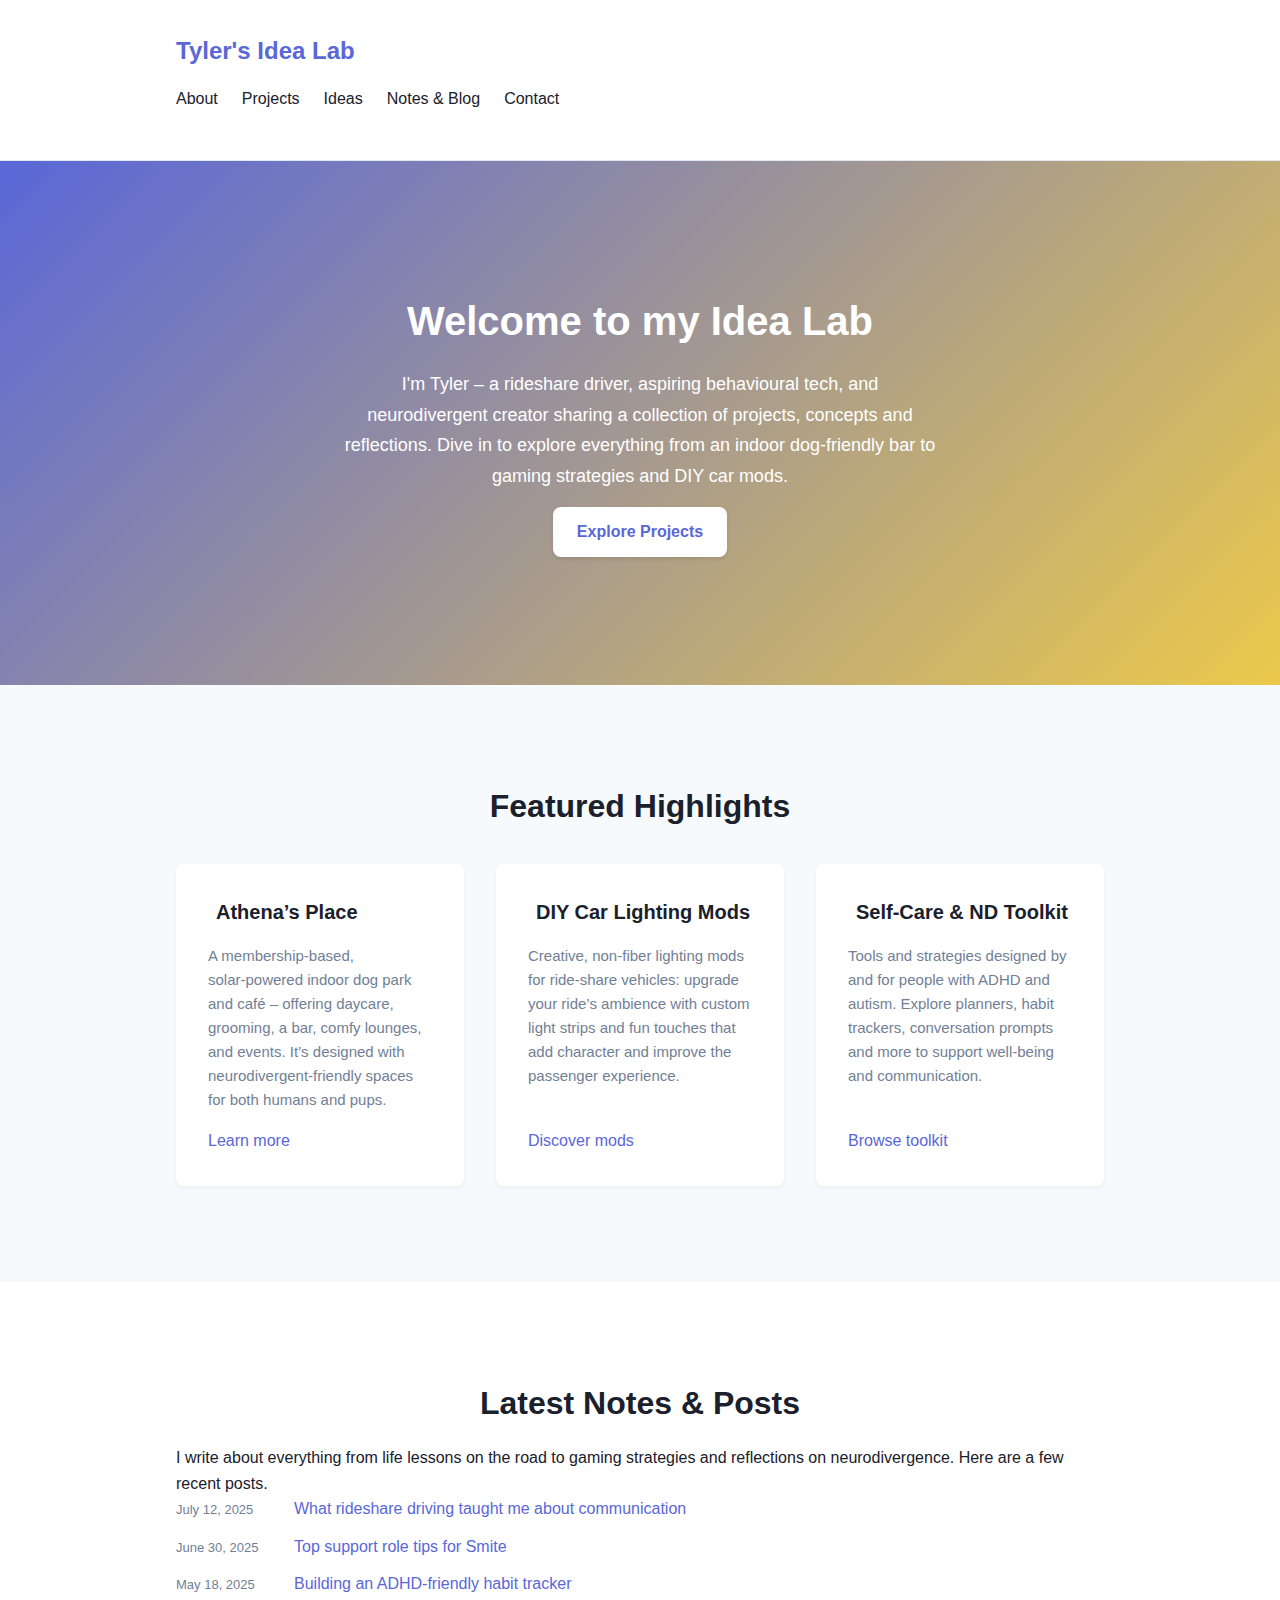
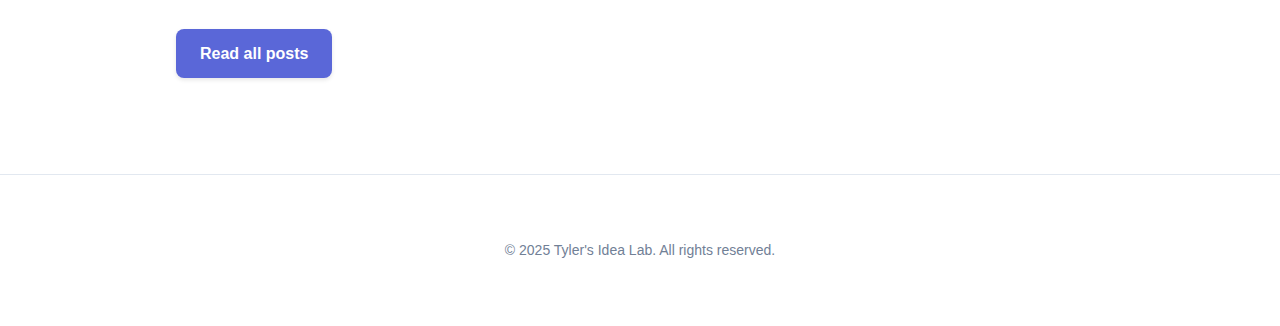
<file: website/index.html>
<!DOCTYPE html>
<html lang="en">
<head>
  <meta charset="UTF-8" />
  <meta name="viewport" content="width=device-width, initial-scale=1.0" />
  <title>Tyler's Creative Portfolio</title>
  <link rel="stylesheet" href="assets/css/style.css" />
  <!-- Font Awesome for icons -->
  <link
    rel="stylesheet"
    href="https://cdnjs.cloudflare.com/ajax/libs/font-awesome/6.5.0/css/all.min.css"
    integrity="sha512-dO3p47cX0NwuxkqOcZP3DzfwlTx5Hv4c6fQZMtYzV2mV+fhsCHqCwk6xDGgHxF/SxD+P3rV+RZvA+P14gIIA=="
    crossorigin="anonymous"
    referrerpolicy="no-referrer"
  />
</head>
<body>
  <header class="site-header">
    <div class="container">
      <h1 class="site-title"><a href="index.html">Tyler's Idea Lab</a></h1>
      <nav class="site-nav">
        <ul>
          <li><a href="about.html">About</a></li>
          <li><a href="projects.html">Projects</a></li>
          <li><a href="ideas.html">Ideas</a></li>
          <li><a href="blog.html">Notes & Blog</a></li>
          <li><a href="contact.html">Contact</a></li>
        </ul>
      </nav>
    </div>
  </header>

  <main>
    <!-- Hero section -->
    <section class="hero">
      <div class="container">
        <h2 class="hero-title">Welcome to my Idea Lab</h2>
        <p class="hero-subtitle">
          I'm Tyler – a rideshare driver, aspiring behavioural tech, and neurodivergent
          creator sharing a collection of projects, concepts and reflections. Dive in
          to explore everything from an indoor dog-friendly bar to gaming strategies
          and DIY car mods.
        </p>
        <a href="projects.html" class="btn">Explore Projects</a>
      </div>
    </section>

    <!-- Featured section: highlight a few key pieces -->
    <section class="featured">
      <div class="container">
        <h2>Featured Highlights</h2>
        <div class="card-grid">
          <article class="card">
            <h3><i class="fa-solid fa-dog"></i> Athena’s Place</h3>
            <p>
              A membership-based, solar‑powered indoor dog park and café – offering
              daycare, grooming, a bar, comfy lounges, and events. It’s designed
              with neurodivergent-friendly spaces for both humans and pups.
            </p>
            <a href="projects.html#athenas-place" class="card-link">Learn more</a>
          </article>
          <article class="card">
            <h3><i class="fa-solid fa-car"></i> DIY Car Lighting Mods</h3>
            <p>
              Creative, non-fiber lighting mods for ride-share vehicles: upgrade your
              ride’s ambience with custom light strips and fun touches that add
              character and improve the passenger experience.
            </p>
            <a href="projects.html#car-mods" class="card-link">Discover mods</a>
          </article>
          <article class="card">
            <h3><i class="fa-solid fa-lightbulb"></i> Self‑Care & ND Toolkit</h3>
            <p>
              Tools and strategies designed by and for people with ADHD and autism.
              Explore planners, habit trackers, conversation prompts and more to
              support well‑being and communication.
            </p>
            <a href="ideas.html#toolkit" class="card-link">Browse toolkit</a>
          </article>
        </div>
      </div>
    </section>

    <!-- Latest blog posts snippet -->
    <section class="latest-posts">
      <div class="container">
      <h2>Latest Notes & Posts</h2>
        <p>
          I write about everything from life lessons on the road to gaming strategies
          and reflections on neurodivergence. Here are a few recent posts.
        </p>
        <ul class="post-list">
          <li>
            <span class="post-date">July 12, 2025</span>
            <a href="blog.html#rideshare-insights">What rideshare driving taught me about communication</a>
          </li>
          <li>
            <span class="post-date">June 30, 2025</span>
            <a href="blog.html#smite-support-guide">Top support role tips for Smite</a>
          </li>
          <li>
            <span class="post-date">May 18, 2025</span>
            <a href="blog.html#adhd-toolkit-guide">Building an ADHD-friendly habit tracker</a>
          </li>
        </ul>
        <a href="blog.html" class="btn btn-secondary">Read all posts</a>
      </div>
    </section>
  </main>

  <footer class="site-footer">
    <div class="container">
      <p>&copy; 2025 Tyler's Idea Lab. All rights reserved.</p>
    </div>
  </footer>
</body>
</html>
</file>
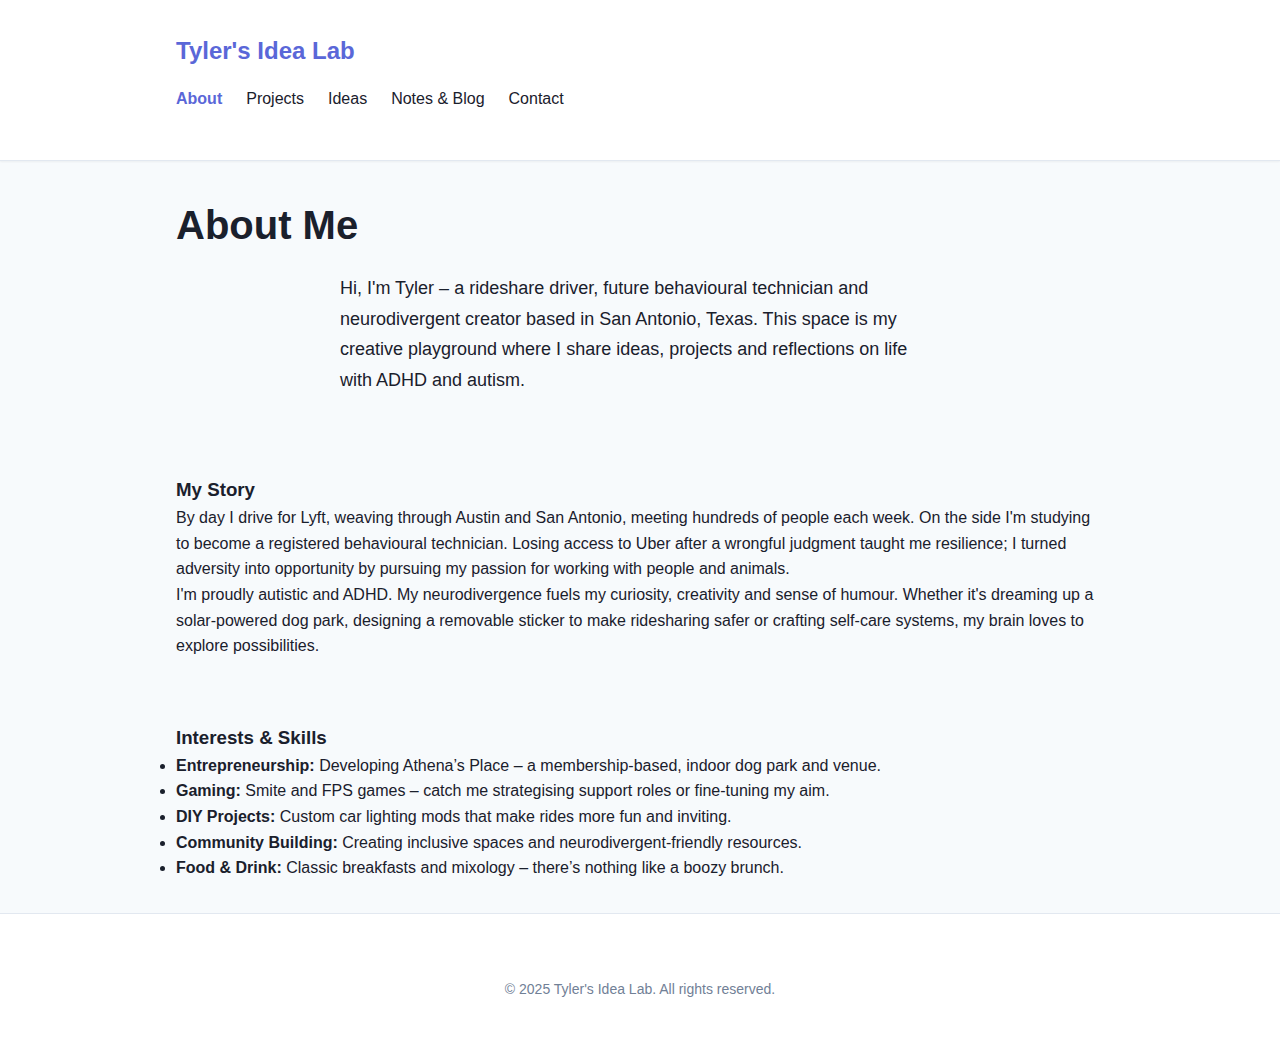
<file: website/about.html>
<!DOCTYPE html>
<html lang="en">
<head>
  <meta charset="UTF-8" />
  <meta name="viewport" content="width=device-width, initial-scale=1.0" />
  <title>About Tyler | Tyler's Idea Lab</title>
  <link rel="stylesheet" href="assets/css/style.css" />
  <link
    rel="stylesheet"
    href="https://cdnjs.cloudflare.com/ajax/libs/font-awesome/6.5.0/css/all.min.css"
    integrity="sha512-dO3p47cX0NwuxkqOcZP3DzfwlTx5Hv4c6fQZMtYzV2mV+fhsCHqCwk6xDGgHxF/SxD+P3rV+RZvA+P14gIIA=="
    crossorigin="anonymous"
    referrerpolicy="no-referrer"
  />
</head>
<body>
  <header class="site-header">
    <div class="container">
      <h1 class="site-title"><a href="index.html">Tyler's Idea Lab</a></h1>
      <nav class="site-nav">
        <ul>
          <li><a href="about.html" aria-current="page">About</a></li>
          <li><a href="projects.html">Projects</a></li>
          <li><a href="ideas.html">Ideas</a></li>
          <li><a href="blog.html">Notes & Blog</a></li>
          <li><a href="contact.html">Contact</a></li>
        </ul>
      </nav>
    </div>
  </header>

  <main>
    <section class="page-intro">
      <div class="container">
        <h2 class="hero-title">About Me</h2>
        <p class="hero-subtitle">
          Hi, I'm Tyler – a rideshare driver, future behavioural technician and
          neurodivergent creator based in San Antonio, Texas. This space is my
          creative playground where I share ideas, projects and reflections on
          life with ADHD and autism.
        </p>
      </div>
    </section>

    <section class="bio">
      <div class="container">
        <h3>My Story</h3>
        <p>
          By day I drive for Lyft, weaving through Austin and San Antonio, meeting
          hundreds of people each week. On the side I'm studying to become a
          registered behavioural technician. Losing access to Uber after a
          wrongful judgment taught me resilience; I turned adversity into
          opportunity by pursuing my passion for working with people and animals.
        </p>
        <p>
          I'm proudly autistic and ADHD. My neurodivergence fuels my curiosity,
          creativity and sense of humour. Whether it's dreaming up a solar‑powered
          dog park, designing a removable sticker to make ridesharing safer or
          crafting self‑care systems, my brain loves to explore possibilities.
        </p>
      </div>
    </section>

    <section class="skills">
      <div class="container">
        <h3>Interests & Skills</h3>
        <ul>
          <li><strong>Entrepreneurship:</strong> Developing Athena’s Place – a membership‑based, indoor dog park and venue.</li>
          <li><strong>Gaming:</strong> Smite and FPS games – catch me strategising support roles or fine‑tuning my aim.</li>
          <li><strong>DIY Projects:</strong> Custom car lighting mods that make rides more fun and inviting.</li>
          <li><strong>Community Building:</strong> Creating inclusive spaces and neurodivergent‑friendly resources.</li>
          <li><strong>Food & Drink:</strong> Classic breakfasts and mixology – there’s nothing like a boozy brunch.</li>
        </ul>
      </div>
    </section>
  </main>

  <footer class="site-footer">
    <div class="container">
      <p>&copy; 2025 Tyler's Idea Lab. All rights reserved.</p>
    </div>
  </footer>
</body>
</html>
</file>
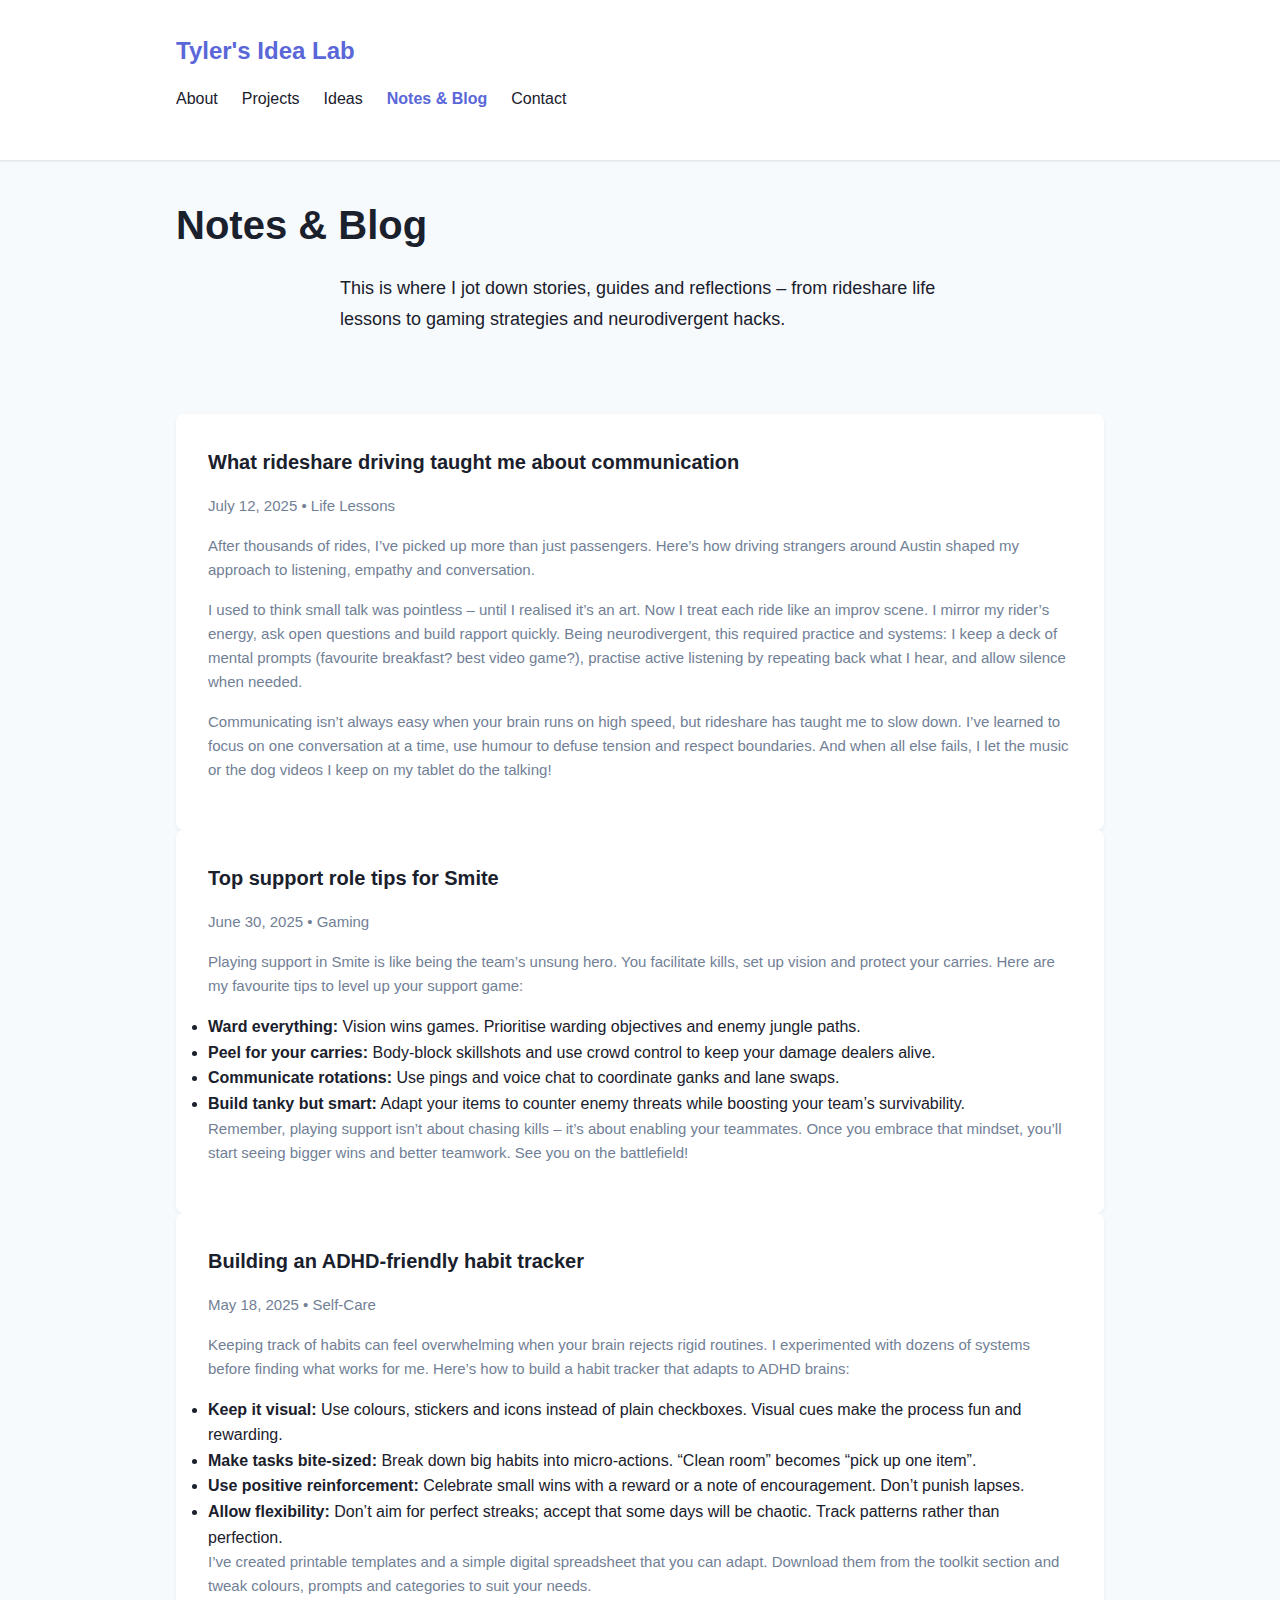
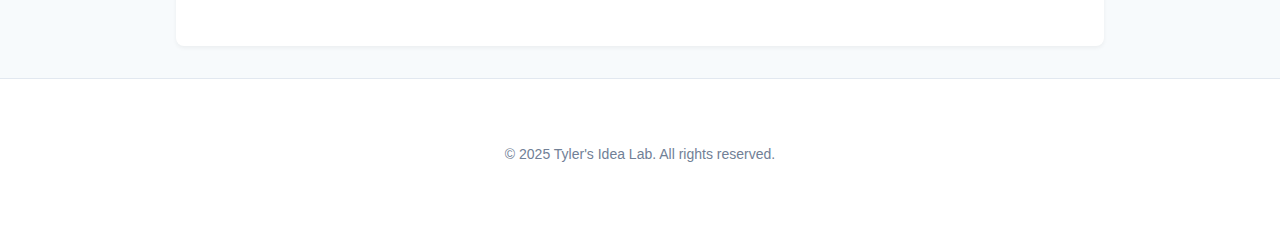
<file: website/blog.html>
<!DOCTYPE html>
<html lang="en">
<head>
  <meta charset="UTF-8" />
  <meta name="viewport" content="width=device-width, initial-scale=1.0" />
  <title>Notes & Blog | Tyler's Idea Lab</title>
  <link rel="stylesheet" href="assets/css/style.css" />
  <link
    rel="stylesheet"
    href="https://cdnjs.cloudflare.com/ajax/libs/font-awesome/6.5.0/css/all.min.css"
    integrity="sha512-dO3p47cX0NwuxkqOcZP3DzfwlTx5Hv4c6fQZMtYzV2mV+fhsCHqCwk6xDGgHxF/SxD+P3rV+RZvA+P14gIIA=="
    crossorigin="anonymous"
    referrerpolicy="no-referrer"
  />
</head>
<body>
  <header class="site-header">
    <div class="container">
      <h1 class="site-title"><a href="index.html">Tyler's Idea Lab</a></h1>
      <nav class="site-nav">
        <ul>
          <li><a href="about.html">About</a></li>
          <li><a href="projects.html">Projects</a></li>
          <li><a href="ideas.html">Ideas</a></li>
          <li><a href="blog.html" aria-current="page">Notes & Blog</a></li>
          <li><a href="contact.html">Contact</a></li>
        </ul>
      </nav>
    </div>
  </header>

  <main>
    <section class="page-intro">
      <div class="container">
        <h2 class="hero-title">Notes & Blog</h2>
        <p class="hero-subtitle">
          This is where I jot down stories, guides and reflections – from rideshare
          life lessons to gaming strategies and neurodivergent hacks.
        </p>
      </div>
    </section>

    <section class="blog-list">
      <div class="container">
        <!-- Blog Post 1 -->
        <article class="card" id="rideshare-insights">
          <h3>What rideshare driving taught me about communication</h3>
          <p class="post-meta">July 12, 2025 • Life Lessons</p>
          <p>
            After thousands of rides, I’ve picked up more than just passengers. Here’s
            how driving strangers around Austin shaped my approach to listening,
            empathy and conversation.
          </p>
          <p>
            I used to think small talk was pointless – until I realised it’s an
            art. Now I treat each ride like an improv scene. I mirror my rider’s
            energy, ask open questions and build rapport quickly. Being
            neurodivergent, this required practice and systems: I keep a deck of
            mental prompts (favourite breakfast? best video game?), practise active
            listening by repeating back what I hear, and allow silence when needed.
          </p>
          <p>
            Communicating isn’t always easy when your brain runs on high speed,
            but rideshare has taught me to slow down. I’ve learned to focus on one
            conversation at a time, use humour to defuse tension and respect
            boundaries. And when all else fails, I let the music or the dog videos
            I keep on my tablet do the talking!
          </p>
        </article>

        <!-- Blog Post 2 -->
        <article class="card" id="smite-support-guide">
          <h3>Top support role tips for Smite</h3>
          <p class="post-meta">June 30, 2025 • Gaming</p>
          <p>
            Playing support in Smite is like being the team’s unsung hero. You
            facilitate kills, set up vision and protect your carries. Here are my
            favourite tips to level up your support game:
          </p>
          <ul>
            <li><strong>Ward everything:</strong> Vision wins games. Prioritise
            warding objectives and enemy jungle paths.</li>
            <li><strong>Peel for your carries:</strong> Body‑block skillshots and
            use crowd control to keep your damage dealers alive.</li>
            <li><strong>Communicate rotations:</strong> Use pings and voice chat to
            coordinate ganks and lane swaps.</li>
            <li><strong>Build tanky but smart:</strong> Adapt your items to
            counter enemy threats while boosting your team’s survivability.</li>
          </ul>
          <p>
            Remember, playing support isn’t about chasing kills – it’s about
            enabling your teammates. Once you embrace that mindset, you’ll start
            seeing bigger wins and better teamwork. See you on the battlefield!
          </p>
        </article>

        <!-- Blog Post 3 -->
        <article class="card" id="adhd-toolkit-guide">
          <h3>Building an ADHD‑friendly habit tracker</h3>
          <p class="post-meta">May 18, 2025 • Self‑Care</p>
          <p>
            Keeping track of habits can feel overwhelming when your brain rejects
            rigid routines. I experimented with dozens of systems before finding
            what works for me. Here’s how to build a habit tracker that adapts to
            ADHD brains:
          </p>
          <ul>
            <li><strong>Keep it visual:</strong> Use colours, stickers and icons
            instead of plain checkboxes. Visual cues make the process fun and
            rewarding.</li>
            <li><strong>Make tasks bite‑sized:</strong> Break down big habits into
            micro‑actions. “Clean room” becomes “pick up one item”.</li>
            <li><strong>Use positive reinforcement:</strong> Celebrate small wins
            with a reward or a note of encouragement. Don’t punish lapses.</li>
            <li><strong>Allow flexibility:</strong> Don’t aim for perfect streaks;
            accept that some days will be chaotic. Track patterns rather than
            perfection.</li>
          </ul>
          <p>
            I’ve created printable templates and a simple digital spreadsheet that
            you can adapt. Download them from the toolkit section and tweak
            colours, prompts and categories to suit your needs.
          </p>
        </article>
      </div>
    </section>
  </main>

  <footer class="site-footer">
    <div class="container">
      <p>&copy; 2025 Tyler's Idea Lab. All rights reserved.</p>
    </div>
  </footer>
</body>
</html>
</file>
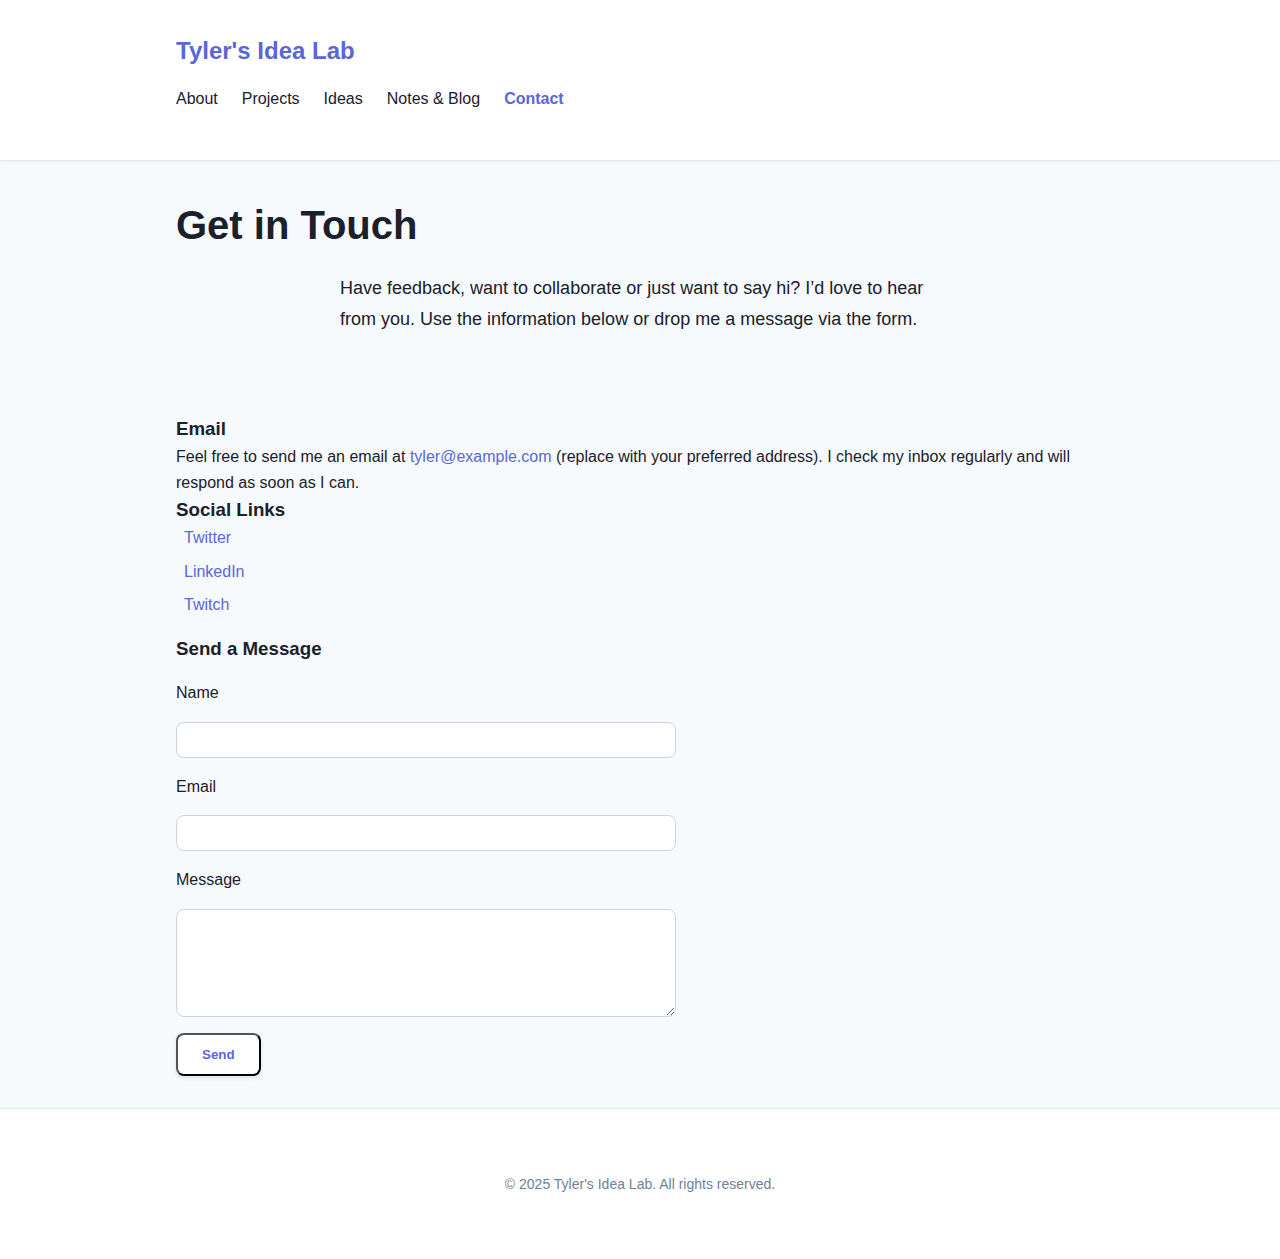
<file: website/contact.html>
<!DOCTYPE html>
<html lang="en">
<head>
  <meta charset="UTF-8" />
  <meta name="viewport" content="width=device-width, initial-scale=1.0" />
  <title>Contact | Tyler's Idea Lab</title>
  <link rel="stylesheet" href="assets/css/style.css" />
  <link
    rel="stylesheet"
    href="https://cdnjs.cloudflare.com/ajax/libs/font-awesome/6.5.0/css/all.min.css"
    integrity="sha512-dO3p47cX0NwuxkqOcZP3DzfwlTx5Hv4c6fQZMtYzV2mV+fhsCHqCwk6xDGgHxF/SxD+P3rV+RZvA+P14gIIA=="
    crossorigin="anonymous"
    referrerpolicy="no-referrer"
  />
</head>
<body>
  <header class="site-header">
    <div class="container">
      <h1 class="site-title"><a href="index.html">Tyler's Idea Lab</a></h1>
      <nav class="site-nav">
        <ul>
          <li><a href="about.html">About</a></li>
          <li><a href="projects.html">Projects</a></li>
          <li><a href="ideas.html">Ideas</a></li>
          <li><a href="blog.html">Notes & Blog</a></li>
          <li><a href="contact.html" aria-current="page">Contact</a></li>
        </ul>
      </nav>
    </div>
  </header>

  <main>
    <section class="page-intro">
      <div class="container">
        <h2 class="hero-title">Get in Touch</h2>
        <p class="hero-subtitle">
          Have feedback, want to collaborate or just want to say hi? I’d love to hear
          from you. Use the information below or drop me a message via the form.
        </p>
      </div>
    </section>

    <section class="contact-section">
      <div class="container">
        <h3>Email</h3>
        <p>
          Feel free to send me an email at
          <a href="mailto:tyler@example.com">tyler@example.com</a> (replace with your preferred
          address). I check my inbox regularly and will respond as soon as I can.
        </p>

        <h3>Social Links</h3>
        <ul>
          <li>
            <i class="fa-brands fa-twitter"></i>
            <a href="https://twitter.com/" target="_blank" rel="noopener">Twitter</a>
          </li>
          <li>
            <i class="fa-brands fa-linkedin"></i>
            <a href="https://www.linkedin.com/" target="_blank" rel="noopener">LinkedIn</a>
          </li>
          <li>
            <i class="fa-brands fa-twitch"></i>
            <a href="https://www.twitch.tv/" target="_blank" rel="noopener">Twitch</a>
          </li>
        </ul>

        <h3>Send a Message</h3>
        <form action="mailto:tyler@example.com" method="post" enctype="text/plain" class="contact-form">
          <label for="name">Name</label>
          <input type="text" id="name" name="name" required />
          
          <label for="email">Email</label>
          <input type="email" id="email" name="email" required />
          
          <label for="message">Message</label>
          <textarea id="message" name="message" rows="5" required></textarea>
          
          <button type="submit" class="btn">Send</button>
        </form>
      </div>
    </section>
  </main>

  <footer class="site-footer">
    <div class="container">
      <p>&copy; 2025 Tyler's Idea Lab. All rights reserved.</p>
    </div>
  </footer>
</body>
</html>
</file>
<file: website/assets/css/style.css>
/*
 * Global Stylesheet
 *
 * This file defines the visual look and feel for Tyler's Idea Lab. The
 * palette and typography were chosen to be calming yet engaging,
 * optimized for readability and neurodivergent friendliness. Layouts are
 * responsive down to mobile widths. Feel free to adjust colours or
 * spacing variables below to tune the experience.
 */

/* Colour palette using CSS custom properties for easy tweaking */
:root {
  --color-primary: #5a67d8; /* soft indigo for accents */
  --color-secondary: #ecc94b; /* warm gold for highlights */
  --color-background: #f7fafc; /* very light grey background */
  --color-surface: #ffffff; /* cards and nav backgrounds */
  --color-text: #1a202c; /* dark slate for high contrast */
  --color-muted: #718096; /* muted grey for secondary text */
  --spacing-unit: 1rem;
  --border-radius: 0.5rem;
  --max-content-width: 960px;
  --font-base: 16px;
  --transition-time: 0.2s;
}

/* Reset margin and padding globally */
* {
  box-sizing: border-box;
  margin: 0;
  padding: 0;
}

html, body {
  font-family: -apple-system, BlinkMacSystemFont, 'Segoe UI', Roboto,
    'Helvetica Neue', Arial, sans-serif;
  font-size: var(--font-base);
  color: var(--color-text);
  background-color: var(--color-background);
  line-height: 1.6;
}

a {
  color: var(--color-primary);
  text-decoration: none;
  transition: color var(--transition-time) ease;
}

a:hover,
a:focus {
  color: var(--color-secondary);
  text-decoration: underline;
}

/* Utility container to center content and limit width */
.container {
  max-width: var(--max-content-width);
  margin-left: auto;
  margin-right: auto;
  padding: calc(var(--spacing-unit) * 2) var(--spacing-unit);
}

/* Header styles */
.site-header {
  background-color: var(--color-surface);
  border-bottom: 1px solid #e2e8f0;
  box-shadow: 0 1px 2px rgba(0, 0, 0, 0.05);
}

.site-title {
  font-size: 1.5rem;
  margin-right: var(--spacing-unit);
}

.site-title a {
  color: var(--color-primary);
  font-weight: 600;
}

.site-nav ul {
  list-style: none;
  display: flex;
  gap: calc(var(--spacing-unit) * 1.5);
  flex-wrap: wrap;
}

.site-nav a {
  display: block;
  padding: var(--spacing-unit) 0;
  font-weight: 500;
  color: var(--color-text);
}

.site-nav a:hover,
.site-nav a:focus {
  color: var(--color-primary);
}

/* Highlight active navigation link using aria-current */
.site-nav a[aria-current="page"] {
  color: var(--color-primary);
  font-weight: 600;
}

/* Hero section */
.hero {
  background: linear-gradient(135deg, var(--color-primary) 0%, var(--color-secondary) 100%);
  color: var(--color-surface);
  padding: calc(var(--spacing-unit) * 6) 0;
  text-align: center;
}

.hero-title {
  font-size: 2.5rem;
  margin-bottom: var(--spacing-unit);
  font-weight: 700;
}

.hero-subtitle {
  font-size: 1.125rem;
  max-width: 600px;
  margin: 0 auto var(--spacing-unit) auto;
  line-height: 1.7;
}

.btn {
  display: inline-block;
  padding: 0.75rem 1.5rem;
  background-color: var(--color-surface);
  color: var(--color-primary);
  border-radius: var(--border-radius);
  font-weight: 600;
  transition: background-color var(--transition-time) ease,
    color var(--transition-time) ease;
  box-shadow: 0 2px 4px rgba(0, 0, 0, 0.1);
}

.btn:hover,
.btn:focus {
  background-color: var(--color-primary);
  color: var(--color-surface);
}

.btn-secondary {
  background-color: var(--color-primary);
  color: var(--color-surface);
}

.btn-secondary:hover,
.btn-secondary:focus {
  background-color: var(--color-secondary);
  color: var(--color-text);
}

/* Featured section */
.featured {
  padding: calc(var(--spacing-unit) * 4) 0;
}

.featured h2 {
  font-size: 2rem;
  margin-bottom: calc(var(--spacing-unit) * 2);
  text-align: center;
}

.card-grid {
  display: grid;
  gap: calc(var(--spacing-unit) * 2);
  grid-template-columns: repeat(auto-fit, minmax(250px, 1fr));
}

.card {
  background-color: var(--color-surface);
  padding: calc(var(--spacing-unit) * 2);
  border-radius: var(--border-radius);
  box-shadow: 0 2px 4px rgba(0, 0, 0, 0.05);
  display: flex;
  flex-direction: column;
  justify-content: space-between;
}

.card h3 {
  font-size: 1.25rem;
  margin-bottom: var(--spacing-unit);
  display: flex;
  align-items: center;
  gap: 0.5rem;
}

.card p {
  flex: 1;
  font-size: 0.9375rem;
  color: var(--color-muted);
  margin-bottom: var(--spacing-unit);
}

.card .card-link {
  align-self: flex-start;
  font-weight: 500;
  color: var(--color-primary);
}

.card .card-link:hover,
.card .card-link:focus {
  color: var(--color-secondary);
  text-decoration: underline;
}

/* Latest posts section */
.latest-posts {
  background-color: var(--color-surface);
  padding: calc(var(--spacing-unit) * 4) 0;
}

.latest-posts h2 {
  text-align: center;
  font-size: 2rem;
  margin-bottom: var(--spacing-unit);
}

.post-list {
  list-style: none;
  margin-bottom: calc(var(--spacing-unit) * 2);
}

.post-list li {
  margin-bottom: 0.75rem;
  display: flex;
  align-items: baseline;
  gap: 0.5rem;
}

.post-date {
  font-size: 0.8125rem;
  color: var(--color-muted);
  width: 110px;
  flex-shrink: 0;
}

.site-footer {
  background-color: var(--color-surface);
  border-top: 1px solid #e2e8f0;
  text-align: center;
  padding: calc(var(--spacing-unit) * 2);
  font-size: 0.875rem;
  color: var(--color-muted);
}

/* Contact page styles */
.contact-section ul {
  list-style: none;
  padding-left: 0;
  margin-bottom: var(--spacing-unit);
}

.contact-section li {
  margin-bottom: 0.5rem;
  display: flex;
  align-items: center;
  gap: 0.5rem;
}

.contact-section li i {
  color: var(--color-primary);
}

.contact-form {
  display: grid;
  gap: var(--spacing-unit);
  max-width: 500px;
  margin-top: var(--spacing-unit);
}

.contact-form label {
  font-weight: 500;
}

.contact-form input,
.contact-form textarea {
  padding: 0.5rem;
  border: 1px solid #cbd5e0;
  border-radius: var(--border-radius);
  width: 100%;
  resize: vertical;
  font-family: inherit;
  font-size: 1rem;
  color: var(--color-text);
  background-color: var(--color-surface);
}

.contact-form input:focus,
.contact-form textarea:focus {
  border-color: var(--color-primary);
  outline: none;
}

.contact-form button.btn {
  width: fit-content;
}

/* Responsive design adjustments */
@media (max-width: 600px) {
  .hero-title {
    font-size: 2rem;
  }
  .container {
    padding-left: var(--spacing-unit);
    padding-right: var(--spacing-unit);
  }
  .site-nav ul {
    gap: var(--spacing-unit);
  }
  .post-date {
    width: 90px;
  }
}
</file>
